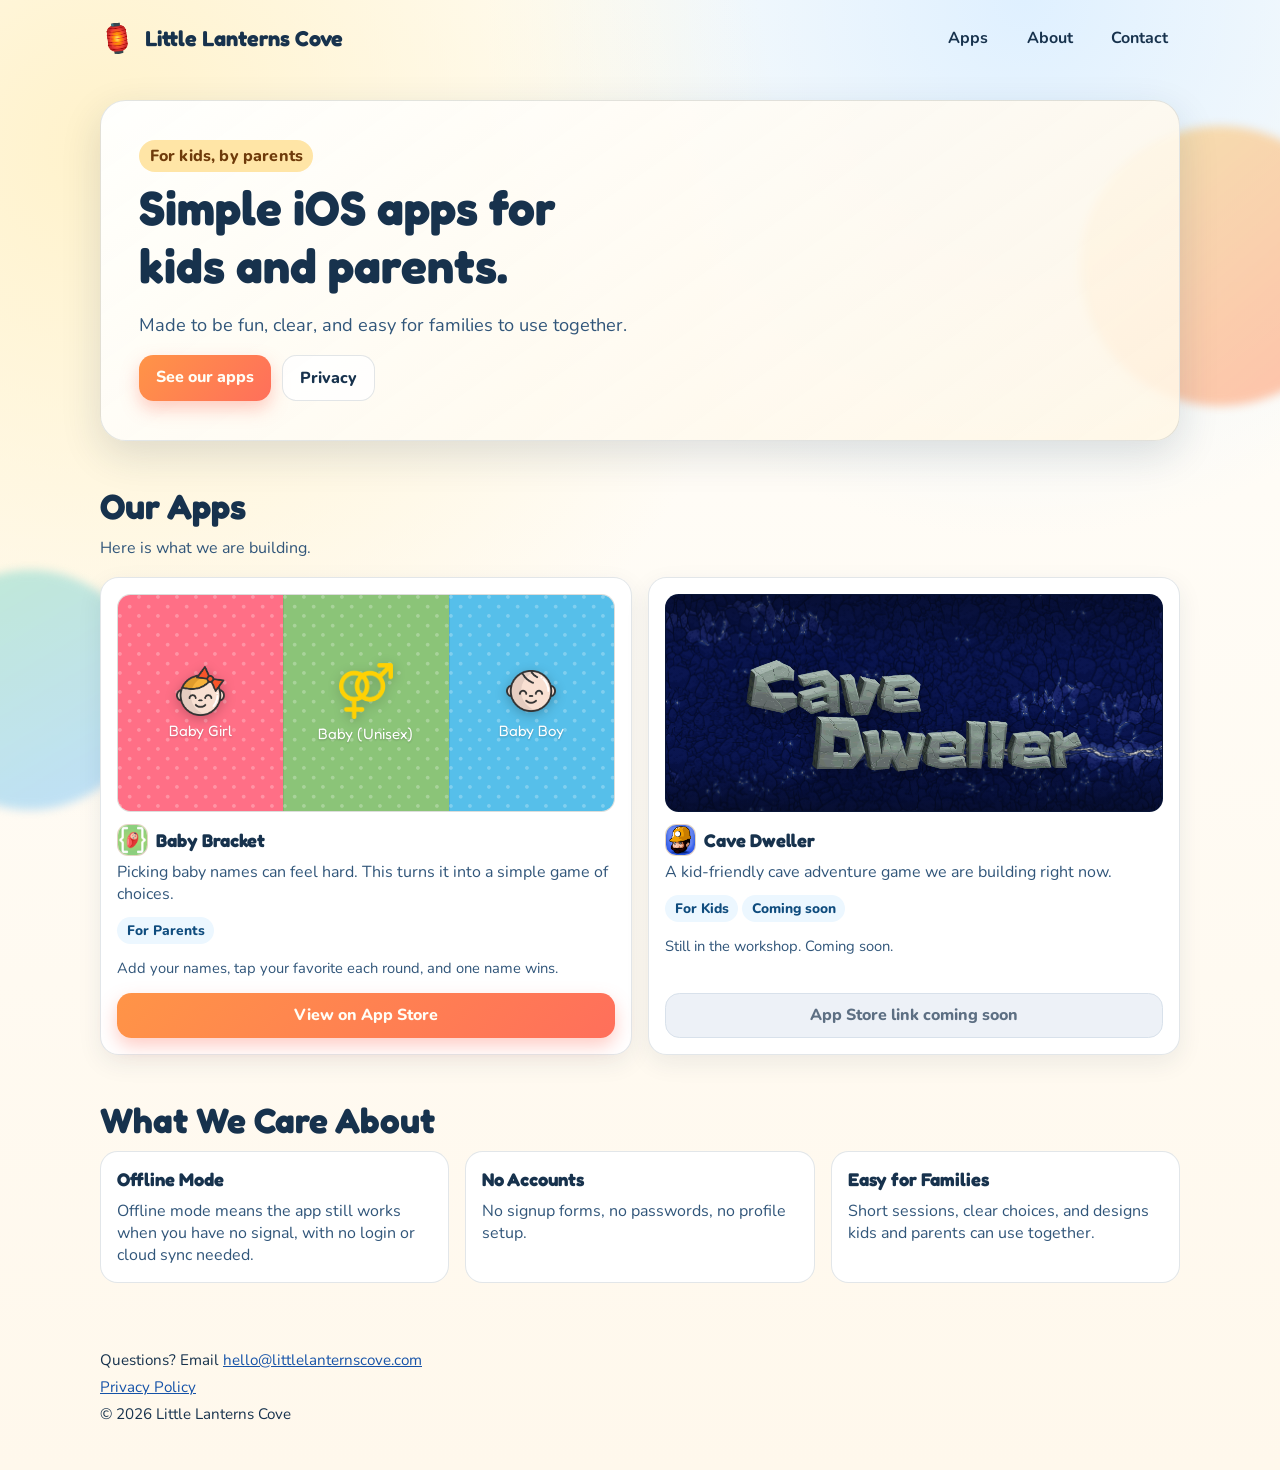
<file: index.html>
<!doctype html>
<html lang="en">
  <head>
    <meta charset="utf-8" />
    <meta name="viewport" content="width=device-width, initial-scale=1" />
    <title>Little Lanterns Cove | Playful iOS Apps for Kids and Parents</title>
    <meta
      name="description"
      content="Little Lanterns Cove builds joyful iOS apps for kids and parents, focused on playful learning and family life."
    />
    <meta property="og:title" content="Little Lanterns Cove" />
    <meta
      property="og:description"
      content="Fun iOS apps for kids and parents, made by parents."
    />
    <meta property="og:type" content="website" />
    <meta property="og:url" content="https://littlelanternscove.com/" />
    <meta
      property="og:image"
      content="https://littlelanternscove.com/apple-touch-icon.png?v=3"
    />
    <meta name="twitter:card" content="summary" />
    <meta name="twitter:title" content="Little Lanterns Cove" />
    <meta
      name="twitter:description"
      content="Fun iOS apps for kids and parents, made by parents."
    />
    <meta
      name="twitter:image"
      content="https://littlelanternscove.com/apple-touch-icon.png?v=3"
    />
    <link rel="canonical" href="https://littlelanternscove.com/" />
    <link rel="icon" type="image/png" sizes="32x32" href="favicon-32.png?v=3" />
    <link rel="icon" type="image/png" sizes="16x16" href="favicon-16.png?v=3" />
    <link rel="apple-touch-icon" sizes="180x180" href="apple-touch-icon.png?v=3" />
    <link rel="preconnect" href="https://fonts.googleapis.com" />
    <link rel="preconnect" href="https://fonts.gstatic.com" crossorigin />
    <link
      href="https://fonts.googleapis.com/css2?family=Fredoka:wght@500;600;700&family=Nunito:wght@500;700;800&display=swap"
      rel="stylesheet"
    />
    <link rel="stylesheet" href="styles.css" />
  </head>
  <body>
    <div class="background-shape shape-one" aria-hidden="true"></div>
    <div class="background-shape shape-two" aria-hidden="true"></div>

    <header class="site-header">
      <a class="brand" href="#top">
        <span class="brand-mark" aria-hidden="true">🏮</span>
        <span>Little Lanterns Cove</span>
      </a>
      <nav class="main-nav" aria-label="Main navigation">
        <a href="#apps">Apps</a>
        <a href="#about">About</a>
        <a href="#contact">Contact</a>
      </nav>
    </header>

    <main id="top">
      <section class="hero">
        <p class="hero-kicker">For kids, by parents</p>
        <h1>Simple iOS apps for kids and parents.</h1>
        <p class="hero-copy">
          Made to be fun, clear, and easy for families to use together.
        </p>
        <div class="hero-actions">
          <a class="button button-primary" href="#apps">See our apps</a>
          <a class="button button-secondary" href="privacy.html">Privacy</a>
        </div>
      </section>

      <section id="apps" class="apps-section">
        <div class="section-heading">
          <h2>Our Apps</h2>
          <p>Here is what we are building.</p>
        </div>
        <div id="app-grid" class="app-grid" aria-live="polite"></div>
      </section>

      <section id="about" class="about-section">
        <h2>What We Care About</h2>
        <div class="feature-grid">
          <article class="feature-card">
            <h3>Offline Mode</h3>
            <p>
              Offline mode means the app still works when you have no signal,
              with no login or cloud sync needed.
            </p>
          </article>
          <article class="feature-card">
            <h3>No Accounts</h3>
            <p>
              No signup forms, no passwords, no profile setup.
            </p>
          </article>
          <article class="feature-card">
            <h3>Easy for Families</h3>
            <p>
              Short sessions, clear choices, and designs kids and parents can
              use together.
            </p>
          </article>
        </div>
      </section>
    </main>

    <footer id="contact" class="site-footer">
      <p>
        Questions? Email
        <a href="mailto:hello@littlelanternscove.com"
          >hello@littlelanternscove.com</a
        >
      </p>
      <p>
        <a href="privacy.html">Privacy Policy</a>
      </p>
      <p>&copy; <span id="year"></span> Little Lanterns Cove</p>
    </footer>

    <script src="apps.js" defer></script>
  </body>
</html>
</file>
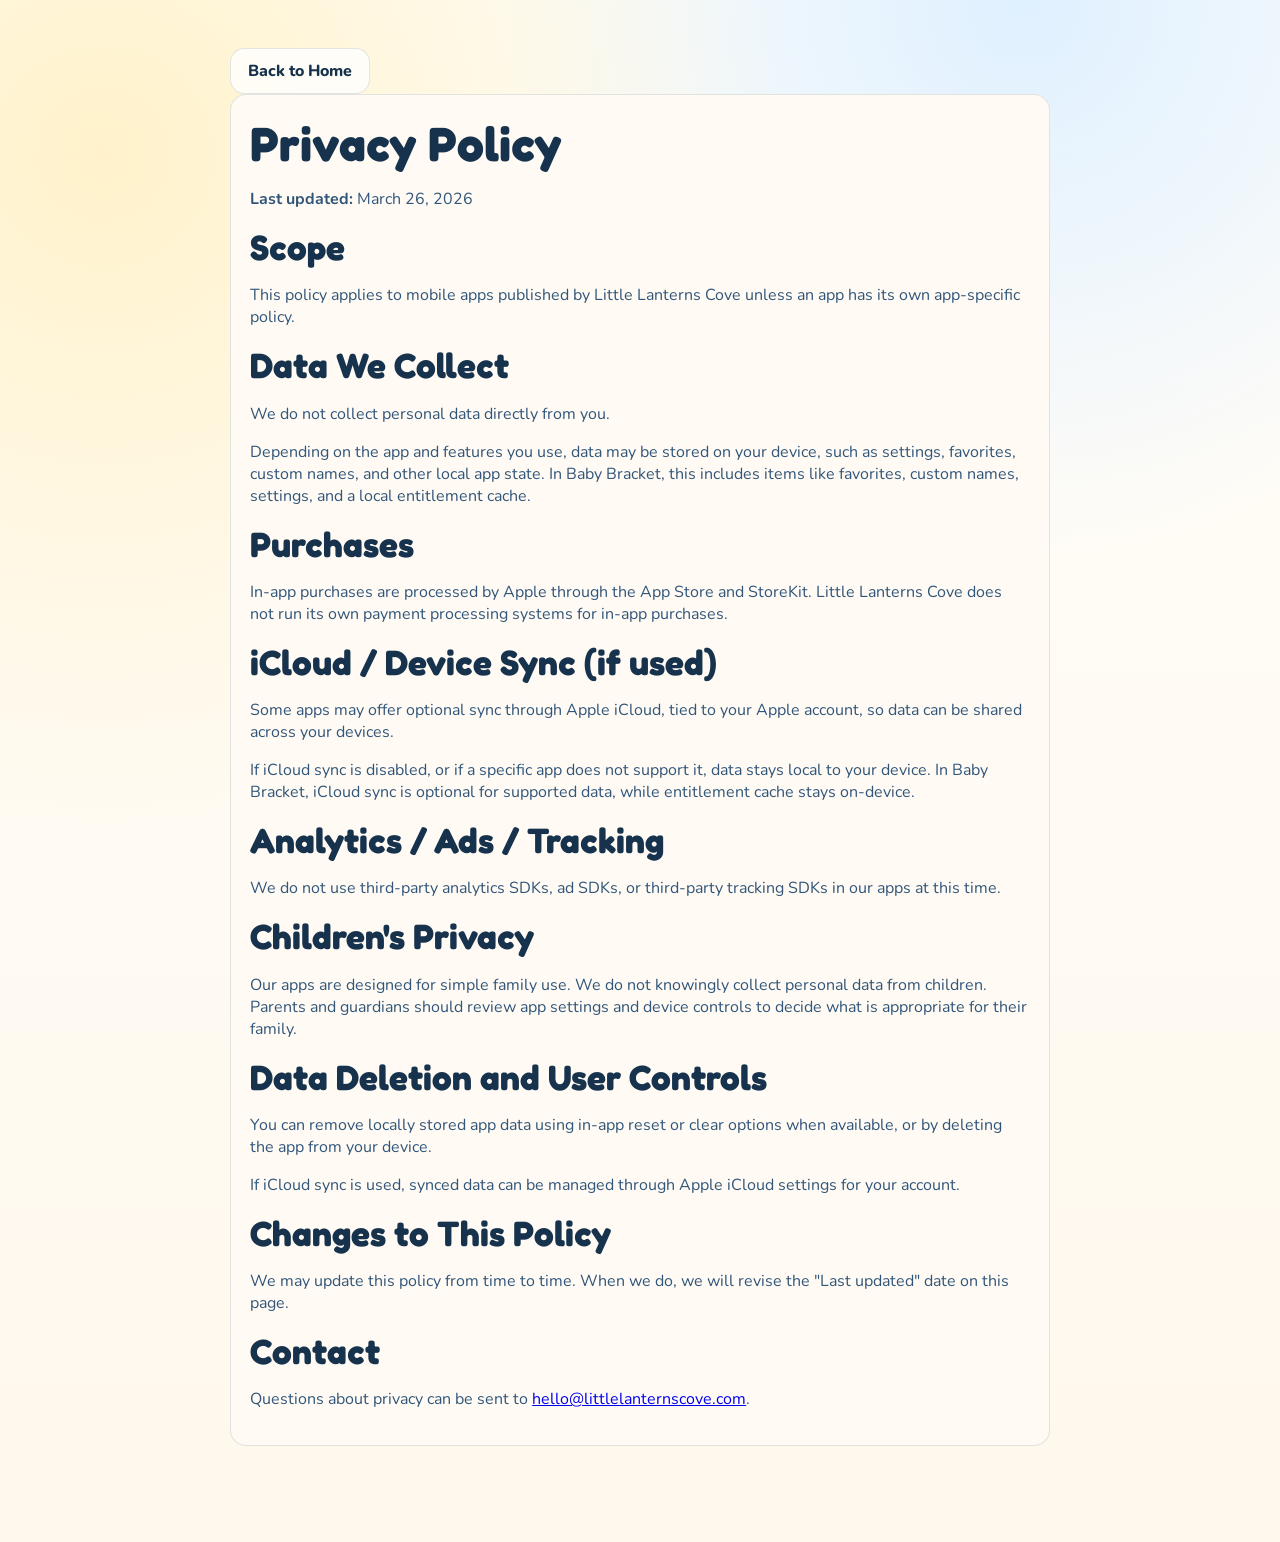
<file: privacy.html>
<!doctype html>
<html lang="en">
  <head>
    <meta charset="utf-8" />
    <meta name="viewport" content="width=device-width, initial-scale=1" />
    <title>Privacy Policy | Little Lanterns Cove</title>
    <meta
      name="description"
      content="Privacy policy for Little Lanterns Cove iOS apps."
    />
    <link rel="icon" type="image/png" sizes="32x32" href="favicon-32.png?v=3" />
    <link rel="icon" type="image/png" sizes="16x16" href="favicon-16.png?v=3" />
    <link rel="apple-touch-icon" sizes="180x180" href="apple-touch-icon.png?v=3" />
    <link rel="preconnect" href="https://fonts.googleapis.com" />
    <link rel="preconnect" href="https://fonts.gstatic.com" crossorigin />
    <link
      href="https://fonts.googleapis.com/css2?family=Fredoka:wght@500;600;700&family=Nunito:wght@500;700;800&display=swap"
      rel="stylesheet"
    />
    <link rel="stylesheet" href="styles.css" />
  </head>
  <body>
    <main class="policy-page">
      <a class="button button-secondary" href="index.html">Back to Home</a>
      <article class="policy-card">
        <h1>Privacy Policy</h1>
        <p><strong>Last updated:</strong> March 26, 2026</p>

        <h2>Scope</h2>
        <p>
          This policy applies to mobile apps published by Little Lanterns Cove
          unless an app has its own app-specific policy.
        </p>

        <h2>Data We Collect</h2>
        <p>
          We do not collect personal data directly from you.
        </p>
        <p>
          Depending on the app and features you use, data may be stored on your
          device, such as settings, favorites, custom names, and other local
          app state. In Baby Bracket, this includes items like favorites,
          custom names, settings, and a local entitlement cache.
        </p>

        <h2>Purchases</h2>
        <p>
          In-app purchases are processed by Apple through the App Store and
          StoreKit. Little Lanterns Cove does not run its own payment
          processing systems for in-app purchases.
        </p>

        <h2>iCloud / Device Sync (if used)</h2>
        <p>
          Some apps may offer optional sync through Apple iCloud, tied to your
          Apple account, so data can be shared across your devices.
        </p>
        <p>
          If iCloud sync is disabled, or if a specific app does not support it,
          data stays local to your device. In Baby Bracket, iCloud sync is
          optional for supported data, while entitlement cache stays on-device.
        </p>

        <h2>Analytics / Ads / Tracking</h2>
        <p>
          We do not use third-party analytics SDKs, ad SDKs, or third-party
          tracking SDKs in our apps at this time.
        </p>

        <h2>Children's Privacy</h2>
        <p>
          Our apps are designed for simple family use. We do not knowingly
          collect personal data from children. Parents and guardians should
          review app settings and device controls to decide what is appropriate
          for their family.
        </p>

        <h2>Data Deletion and User Controls</h2>
        <p>
          You can remove locally stored app data using in-app reset or clear
          options when available, or by deleting the app from your device.
        </p>
        <p>
          If iCloud sync is used, synced data can be managed through Apple
          iCloud settings for your account.
        </p>

        <h2>Changes to This Policy</h2>
        <p>
          We may update this policy from time to time. When we do, we will
          revise the "Last updated" date on this page.
        </p>

        <h2>Contact</h2>
        <p>
          Questions about privacy can be sent to
          <a href="mailto:hello@littlelanternscove.com"
            >hello@littlelanternscove.com</a
          >.
        </p>
      </article>
    </main>
  </body>
</html>
</file>
<file: styles.css>
:root {
  --bg: #fffaf2;
  --ink: #17324d;
  --ink-soft: #31567a;
  --sun: #ffd36e;
  --coral: #ff8d6b;
  --mint: #8edec6;
  --sky: #8ac8ff;
  --card: #ffffff;
  --line: rgba(23, 50, 77, 0.12);
  --shadow: 0 14px 40px rgba(23, 50, 77, 0.14);
}

*,
*::before,
*::after {
  box-sizing: border-box;
}

html {
  scroll-behavior: smooth;
}

body {
  margin: 0;
  min-height: 100vh;
  font-family: "Nunito", "Avenir Next", "Trebuchet MS", sans-serif;
  color: var(--ink);
  background:
    radial-gradient(circle at 8% 10%, #fff2cb 0%, transparent 38%),
    radial-gradient(circle at 80% 0%, #dff0ff 0%, transparent 30%),
    linear-gradient(180deg, #fffefb 0%, #fff8ec 100%);
  position: relative;
}

.background-shape {
  position: fixed;
  z-index: -1;
  border-radius: 999px;
  opacity: 0.55;
  filter: blur(5px);
}

.shape-one {
  width: 280px;
  height: 280px;
  top: 14vh;
  right: -80px;
  background: linear-gradient(140deg, var(--sun), var(--coral));
}

.shape-two {
  width: 240px;
  height: 240px;
  left: -90px;
  bottom: 10vh;
  background: linear-gradient(150deg, var(--mint), var(--sky));
}

.site-header,
main,
.site-footer {
  width: min(1080px, 92vw);
  margin-inline: auto;
}

.site-header {
  display: flex;
  justify-content: space-between;
  align-items: center;
  padding: 1.3rem 0 0.8rem;
}

.brand {
  display: inline-flex;
  align-items: center;
  gap: 0.6rem;
  color: var(--ink);
  font-family: "Fredoka", "Trebuchet MS", sans-serif;
  font-size: clamp(1.1rem, 1.8vw, 1.35rem);
  font-weight: 700;
  text-decoration: none;
}

.brand-mark {
  display: inline-block;
  font-size: 1.3em;
  transform: rotate(-7deg);
}

.main-nav {
  display: flex;
  gap: 0.9rem;
  flex-wrap: wrap;
}

.main-nav a {
  padding: 0.4rem 0.75rem;
  border-radius: 999px;
  text-decoration: none;
  color: var(--ink);
  font-weight: 700;
}

.main-nav a:hover,
.main-nav a:focus-visible {
  background: #ffffffa8;
}

main {
  padding: 1rem 0 3rem;
}

.hero {
  margin-top: 1rem;
  padding: clamp(1.4rem, 4vw, 2.4rem);
  border: 1px solid var(--line);
  border-radius: 1.6rem;
  background: linear-gradient(
    145deg,
    rgba(255, 255, 255, 0.95),
    rgba(255, 246, 229, 0.86)
  );
  box-shadow: var(--shadow);
  animation: rise-in 500ms ease-out both;
}

.hero-kicker {
  display: inline-block;
  margin: 0 0 0.45rem;
  padding: 0.32rem 0.65rem;
  border-radius: 999px;
  background: #ffe5a6;
  font-weight: 800;
  color: #6f3b0a;
  letter-spacing: 0.01em;
}

h1,
h2,
h3 {
  font-family: "Fredoka", "Trebuchet MS", sans-serif;
  line-height: 1.2;
  margin: 0 0 0.6rem;
}

h1 {
  font-size: clamp(1.8rem, 4vw, 3rem);
  max-width: 16ch;
}

h2 {
  font-size: clamp(1.45rem, 3vw, 2.2rem);
}

h3 {
  font-size: 1.15rem;
}

.hero-copy {
  max-width: 56ch;
  font-size: clamp(1rem, 1.5vw, 1.14rem);
  color: var(--ink-soft);
}

.hero-actions {
  margin-top: 1.1rem;
  display: flex;
  gap: 0.7rem;
  flex-wrap: wrap;
}

.button {
  display: inline-block;
  text-decoration: none;
  font-weight: 800;
  border-radius: 0.9rem;
  padding: 0.7rem 1.05rem;
}

.button-primary {
  background: linear-gradient(130deg, #ff9447, #ff6f5b);
  color: #fffef6;
  box-shadow: 0 8px 18px rgba(255, 111, 91, 0.35);
}

.button-secondary {
  background: #ffffffc7;
  color: var(--ink);
  border: 1px solid var(--line);
}

.apps-section,
.about-section {
  margin-top: clamp(1.8rem, 4vw, 2.8rem);
}

.section-heading p {
  margin: 0;
  color: var(--ink-soft);
}

.app-grid {
  margin-top: 1.1rem;
  display: grid;
  gap: 1rem;
  grid-template-columns: repeat(auto-fit, minmax(220px, 1fr));
}

.app-card {
  display: flex;
  flex-direction: column;
  border: 1px solid var(--line);
  border-radius: 1.15rem;
  padding: 1rem;
  background: var(--card);
  box-shadow: 0 8px 24px rgba(23, 50, 77, 0.08);
  transform: translateY(14px);
  opacity: 0;
  animation: rise-in 520ms ease-out forwards;
  animation-delay: var(--delay, 0ms);
}

.app-card h3 {
  margin: 0;
}

.app-media {
  position: relative;
  aspect-ratio: 16 / 7;
  min-height: 155px;
  border-radius: 0.85rem;
  overflow: hidden;
  margin-bottom: 0.8rem;
  border: 1px solid var(--line);
  background: linear-gradient(135deg, #eef4ff, #f7fbff);
}

.app-media-image {
  display: block;
  width: 100%;
  height: 100%;
  object-fit: cover;
  object-position: var(--media-position, 50% 50%);
}

.app-media-contain {
  object-fit: contain;
  background: linear-gradient(145deg, #f4f8ff, #fffdf6);
}

.app-media-overlay {
  position: absolute;
  left: 50%;
  top: 56%;
  width: 68%;
  max-width: 360px;
  transform: translate(-50%, -50%);
  pointer-events: none;
  filter: drop-shadow(0 6px 12px rgba(0, 0, 0, 0.45));
}

.app-media-baby {
  background: linear-gradient(135deg, #fdf5ef, #f4fff6);
}

.app-media-baby::after {
  content: "";
  position: absolute;
  inset: 0;
  background: linear-gradient(
    180deg,
    rgba(255, 255, 255, 0.06) 0%,
    rgba(2, 40, 15, 0.12) 100%
  );
  pointer-events: none;
}

.app-media-cave {
  background: #061033;
}

.app-media-cave::before {
  content: "";
  position: absolute;
  inset: 0;
  background:
    linear-gradient(180deg, rgba(3, 7, 20, 0.48) 0%, rgba(3, 7, 20, 0.06) 28%),
    linear-gradient(0deg, rgba(3, 7, 20, 0.52) 0%, rgba(3, 7, 20, 0.03) 25%);
  pointer-events: none;
}

.app-media-baby-board {
  background: #f8f5ef;
}

.baby-board {
  display: grid;
  grid-template-columns: repeat(3, minmax(0, 1fr));
  height: 100%;
}

.baby-lane {
  position: relative;
  display: flex;
  flex-direction: column;
  align-items: center;
  justify-content: center;
  gap: 0.45rem;
  padding: 0.5rem 0.3rem;
  text-align: center;
}

.baby-lane::before {
  content: "";
  position: absolute;
  inset: 0;
  background-image: url("assets/apps/baby-bracket-dots.png");
  background-size: 19px 19px;
  background-repeat: repeat;
  opacity: 0.25;
  pointer-events: none;
}

.baby-lane + .baby-lane {
  box-shadow: inset 1px 0 0 rgba(0, 0, 0, 0.08);
}

.baby-lane-girl {
  background-color: #ff6f86;
}

.baby-lane-neutral {
  background-color: #8bc478;
}

.baby-lane-boy {
  background-color: #56bfea;
}

.baby-lane-icon {
  position: relative;
  z-index: 1;
  width: 50px;
  height: 50px;
  object-fit: contain;
  filter: drop-shadow(0 3px 6px rgba(0, 0, 0, 0.22));
}

.baby-lane-icon-neutral {
  width: 56px;
  height: 56px;
  filter:
    brightness(0) saturate(100%) invert(74%) sepia(74%) saturate(772%)
    hue-rotate(355deg) brightness(104%) contrast(102%)
    drop-shadow(0 3px 6px rgba(0, 0, 0, 0.22));
}

.baby-lane-label {
  position: relative;
  z-index: 1;
  margin: 0;
  color: #fff;
  font-family: "Fredoka", "Trebuchet MS", sans-serif;
  font-size: clamp(0.72rem, 1.5vw, 0.94rem);
  line-height: 1.05;
  text-shadow: 0 1px 2px rgba(0, 0, 0, 0.22);
}

.app-title-row {
  display: flex;
  align-items: center;
  gap: 0.5rem;
  margin-bottom: 0.35rem;
}

.app-icon {
  display: inline-flex;
  width: 1.95rem;
  height: 1.95rem;
  align-items: center;
  justify-content: center;
  border-radius: 0.7rem;
  background: linear-gradient(145deg, #fff2cf, #ffe1d7);
  border: 1px solid var(--line);
  overflow: hidden;
  font-size: 1.05rem;
}

.app-icon-image {
  width: 100%;
  height: 100%;
  object-fit: cover;
}

.app-subtitle {
  margin: 0 0 0.75rem;
  color: var(--ink-soft);
}

.app-meta {
  margin: 0 0 0.85rem;
  font-size: 0.95rem;
}

.app-note {
  margin: 0 0 0.95rem;
  color: var(--ink-soft);
  font-size: 0.92rem;
}

.pill {
  display: inline-block;
  padding: 0.24rem 0.6rem;
  border-radius: 999px;
  background: #ecf7ff;
  color: #0f4c7e;
  font-size: 0.86rem;
  font-weight: 800;
}

.app-card .button {
  display: inline-flex;
  align-items: center;
  justify-content: center;
  width: 100%;
  min-height: 2.8rem;
  line-height: 1.2;
  text-align: center;
  margin-top: auto;
}

.button-disabled {
  background: #edf1f7;
  color: #5d6f83;
  border: 1px solid #d8e1eb;
  cursor: default;
}

.feature-grid {
  display: grid;
  gap: 1rem;
  grid-template-columns: repeat(auto-fit, minmax(200px, 1fr));
}

.feature-card {
  padding: 1rem;
  border-radius: 1.1rem;
  background: #fff;
  border: 1px solid var(--line);
}

.feature-card p {
  margin: 0;
  color: var(--ink-soft);
}

.site-footer {
  margin-top: 1.2rem;
  padding-bottom: 2.4rem;
  font-size: 0.95rem;
}

.site-footer p {
  margin: 0.45rem 0;
}

.site-footer a {
  color: #1552a8;
}

.policy-page {
  width: min(820px, 92vw);
  margin: 2rem auto 3rem;
}

.policy-card {
  border: 1px solid var(--line);
  border-radius: 1rem;
  padding: 1.2rem;
  background: #fffbf4;
}

.policy-card h2 {
  margin-top: 1rem;
}

.policy-card p,
.policy-card li {
  color: var(--ink-soft);
}

@keyframes rise-in {
  from {
    opacity: 0;
    transform: translateY(18px);
  }
  to {
    opacity: 1;
    transform: translateY(0);
  }
}

@media (max-width: 740px) {
  .site-header {
    gap: 0.9rem;
    flex-direction: column;
    align-items: flex-start;
  }
}

@media (prefers-reduced-motion: reduce) {
  *,
  *::before,
  *::after {
    animation-duration: 0.01ms !important;
    animation-iteration-count: 1 !important;
    transition-duration: 0.01ms !important;
    scroll-behavior: auto !important;
  }
}
</file>
